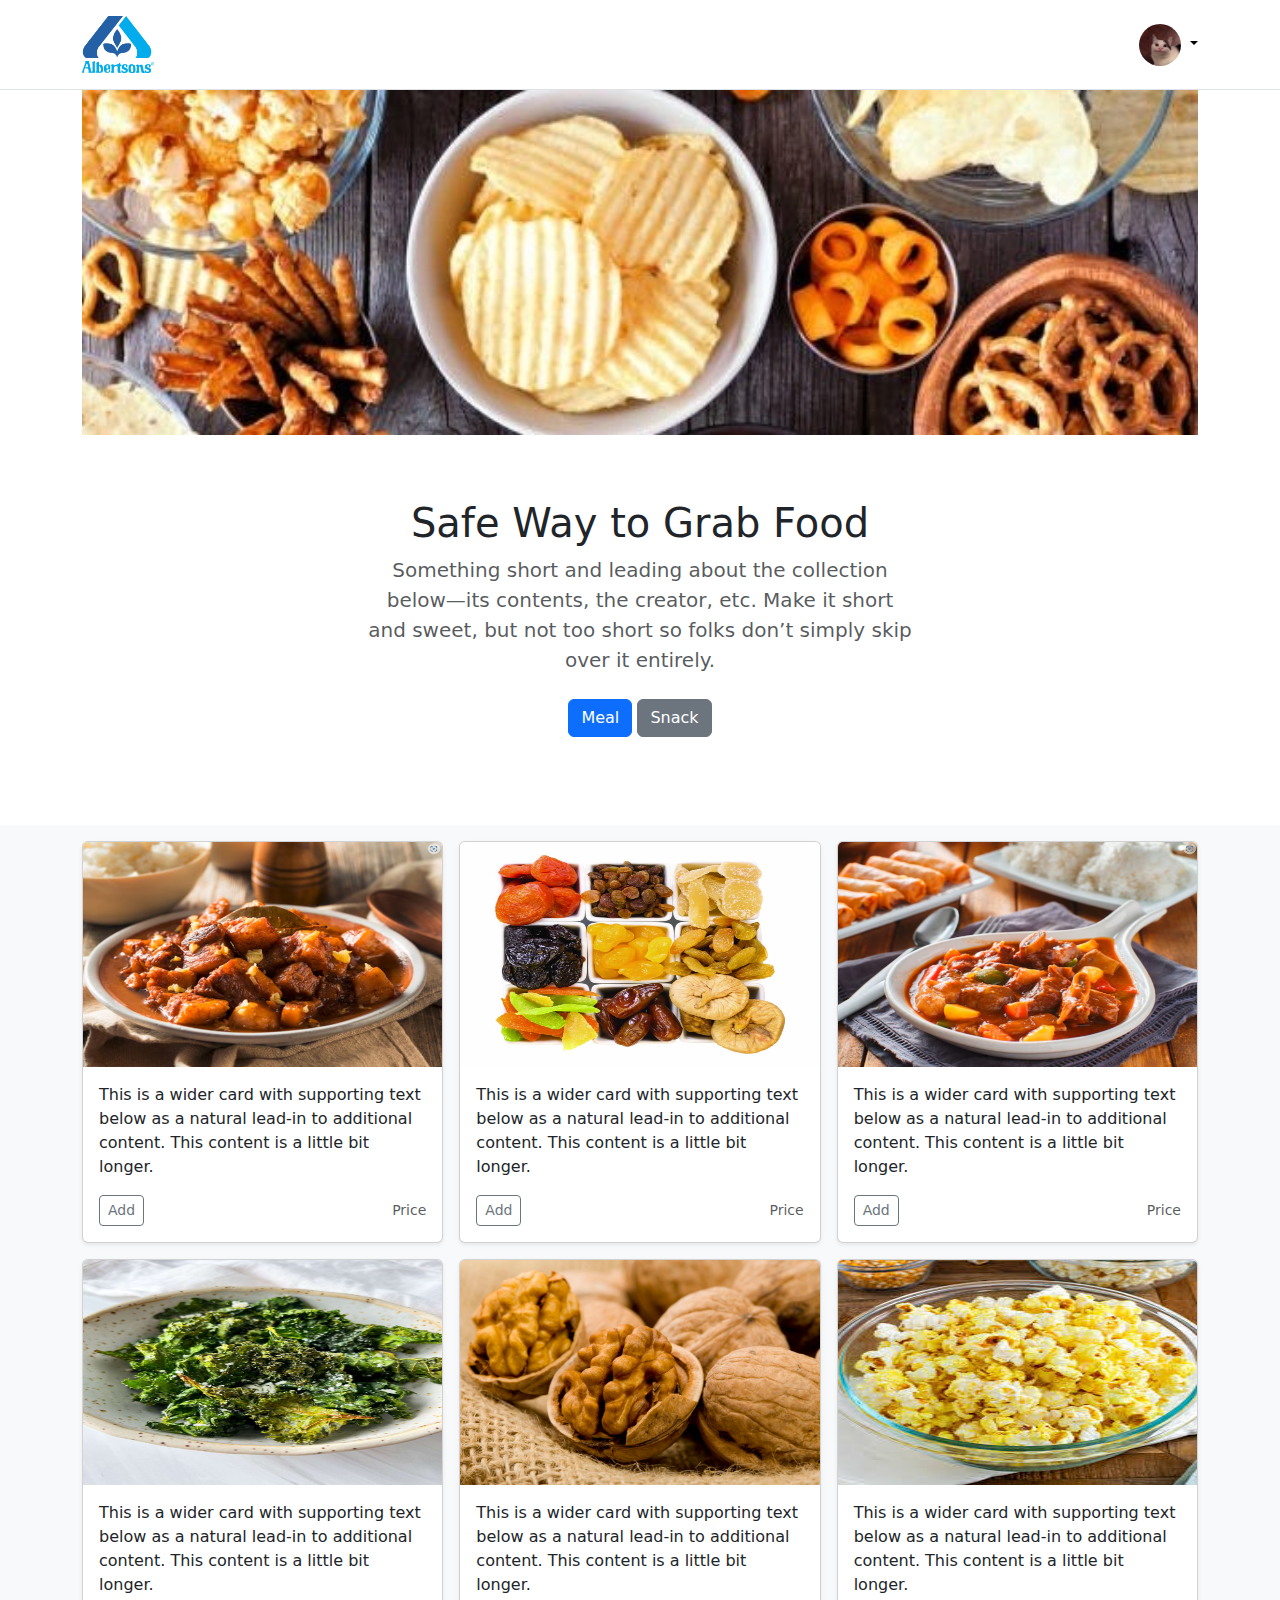
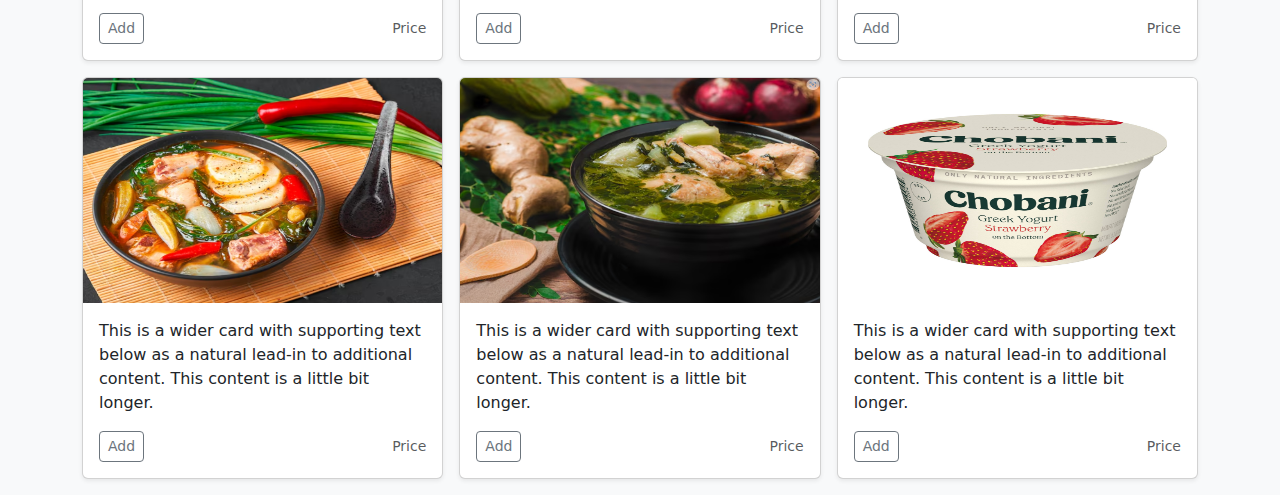
<file: homepage.html>
<!DOCTYPE html>
<html lang="en">
<head>
  <meta charset="UTF-8">
  <meta name="viewport" content="width=device-width, initial-scale=1.0">
  <title>Safe Way to Grab Food</title>
  <link href="https://cdn.jsdelivr.net/npm/bootstrap@5.3.3/dist/css/bootstrap.min.css" rel="stylesheet" 
  integrity="sha384-QWTKZyjpPEjISv5WaRU9OFeRpok6YctnYmDr5pNlyT2bRjXh0JMhjY6hW+ALEwIH" crossorigin="anonymous">
</head>
<body>
  <header class="p-3 border-bottom">
    <div class="container">
      <div class="d-flex flex-wrap align-items-center justify-content-center justify-content-lg-start">
        <a href="/" class="d-flex align-items-center mb-2 mb-lg-0 link-body-emphasis text-decoration-none">
          <img src="./images/albertsonsLogo.png" alt="company logo" style="width: 72px; height: 57px">
        </a>
        <div class="nav col-12 col-lg-auto me-lg-auto mb-2 justify-content-center mb-md-0"></div>
        <div class="dropdown text-end">
          <a href="#" class="d-block link-body-emphasis text-decoration-none dropdown-toggle" data-bs-toggle="dropdown" aria-expanded="false">
            <img src="./images/cat.png" alt="smiley cat" width="42" height="42" class="rounded-circle">
          </a>
          <ul class="dropdown-menu text-small">
            <li><a class="dropdown-item" href="#">Profile</a></li>
            <li><a class="dropdown-item" href="#">Settings</a></li>
            <li><hr class="dropdown-divider"></li>
            <li><a class="dropdown-item" href="#">Sign out</a></li>
          </ul>
        </div>
      </div>
    </div>
  </header>
  <!-- <div id="myCarousel" class="carousel slide mb-6" data-bs-ride="carousel">
    <div class="carousel-inner">
      <img src="./images/foods_bg.jpg" style="width: 100%; height: 20%">
    </div>
  </div> -->
  <div class="container">
    <div class="rounded text-body-emphasis bg-body-secondary">
      <img src="./images/foods_bg.jpg" style="width: 100%; height: 100%;">
    </div>
  </div>
    <section class="py-3 text-center container">
      <div class="row py-lg-5">
        <div class="col-lg-6 col-md-8 mx-auto">
          <h1 class="fw-light">Safe Way to Grab Food</h1>
          <p class="lead text-body-secondary">Something short and leading about the collection below—its contents, the creator, etc. Make it short and sweet, but not too short so folks don’t simply skip over it entirely.</p>
          <p>
            <a href="./meal.html" class="btn btn-primary my-2">Meal</a> 
            <a href="./snack.html" class="btn btn-secondary my-2">Snack</a>
          </p>
        </div>
      </div>
    </section>
    <div class="album py-3 bg-body-tertiary">
      <div class="container">
        <div class="row row-cols-1 row-cols-sm-2 row-cols-md-3 g-3">
          <div class="col">
            <div class="card shadow-sm">
              <!-- <svg class="bd-placeholder-img card-img-top" width="100%" height="225" xmlns="http://www.w3.org/2000/svg" role="img" aria-label="Placeholder: Thumbnail" preserveAspectRatio="xMidYMid slice" focusable="false"><title>Placeholder</title><rect width="100%" height="100%" fill="#55595c"></rect><text x="50%" y="50%" fill="#eceeef" dy=".3em">Thumbnail</text></svg> -->
              <img class="bd-placeholder-img card-img-top" width="100%" height="225" src="./images/Adobo.png">
              <div class="card-body">
                <p class="card-text">This is a wider card with supporting text below as a natural lead-in to additional content. This content is a little bit longer.</p>
                <div class="d-flex justify-content-between align-items-center">
                  <div class="btn-group">
                    <button type="button" class="btn btn-sm btn-outline-secondary">Add</button>
                    <!-- <button type="button" class="btn btn-sm btn-outline-secondary">Edit</button> -->
                  </div>
                  <small class="text-body-secondary">Price</small>
                </div>
              </div>
            </div>
          </div>
          <div class="col">
            <div class="card shadow-sm">
              <!-- <svg class="bd-placeholder-img card-img-top" width="100%" height="225" xmlns="http://www.w3.org/2000/svg" role="img" aria-label="Placeholder: Thumbnail" preserveAspectRatio="xMidYMid slice" focusable="false"><title>Placeholder</title><rect width="100%" height="100%" fill="#55595c"></rect><text x="50%" y="50%" fill="#eceeef" dy=".3em">Thumbnail</text></svg> -->
              <img class="bd-placeholder-img card-img-top" width="100%" height="225" src="./images/Dried Fruit.jpg">
              <div class="card-body">
                <p class="card-text">This is a wider card with supporting text below as a natural lead-in to additional content. This content is a little bit longer.</p>
                <div class="d-flex justify-content-between align-items-center">
                  <div class="btn-group">
                    <button type="button" class="btn btn-sm btn-outline-secondary">Add</button>
                    <!-- <button type="button" class="btn btn-sm btn-outline-secondary">Edit</button> -->
                  </div>
                  <small class="text-body-secondary">Price</small>
                </div>
              </div>
            </div>
          </div>
          <div class="col">
            <div class="card shadow-sm">
              <!-- <svg class="bd-placeholder-img card-img-top" width="100%" height="225" xmlns="http://www.w3.org/2000/svg" role="img" aria-label="Placeholder: Thumbnail" preserveAspectRatio="xMidYMid slice" focusable="false"><title>Placeholder</title><rect width="100%" height="100%" fill="#55595c"></rect><text x="50%" y="50%" fill="#eceeef" dy=".3em">Thumbnail</text></svg> -->
              <img class="bd-placeholder-img card-img-top" width="100%" height="225" src="./images/Kaldereta.png">
              <div class="card-body">
                <p class="card-text">This is a wider card with supporting text below as a natural lead-in to additional content. This content is a little bit longer.</p>
                <div class="d-flex justify-content-between align-items-center">
                  <div class="btn-group">
                    <button type="button" class="btn btn-sm btn-outline-secondary">Add</button>
                    <!-- <button type="button" class="btn btn-sm btn-outline-secondary">Edit</button> -->
                  </div>
                  <small class="text-body-secondary">Price</small>
                </div>
              </div>
            </div>
          </div>
          <div class="col">
            <div class="card shadow-sm">
              <!-- <svg class="bd-placeholder-img card-img-top" width="100%" height="225" xmlns="http://www.w3.org/2000/svg" role="img" aria-label="Placeholder: Thumbnail" preserveAspectRatio="xMidYMid slice" focusable="false"><title>Placeholder</title><rect width="100%" height="100%" fill="#55595c"></rect><text x="50%" y="50%" fill="#eceeef" dy=".3em">Thumbnail</text></svg> -->
              <img class="bd-placeholder-img card-img-top" width="100%" height="225" src="./images/Kale Chips.jpeg">
              <div class="card-body">
                <p class="card-text">This is a wider card with supporting text below as a natural lead-in to additional content. This content is a little bit longer.</p>
                <div class="d-flex justify-content-between align-items-center">
                  <div class="btn-group">
                    <button type="button" class="btn btn-sm btn-outline-secondary">Add</button>
                    <!-- <button type="button" class="btn btn-sm btn-outline-secondary">Edit</button> -->
                  </div>
                  <small class="text-body-secondary">Price</small>
                </div>
              </div>
            </div>
          </div>
          <div class="col">
            <div class="card shadow-sm">
              <!-- <svg class="bd-placeholder-img card-img-top" width="100%" height="225" xmlns="http://www.w3.org/2000/svg" role="img" aria-label="Placeholder: Thumbnail" preserveAspectRatio="xMidYMid slice" focusable="false"><title>Placeholder</title><rect width="100%" height="100%" fill="#55595c"></rect><text x="50%" y="50%" fill="#eceeef" dy=".3em">Thumbnail</text></svg> -->
              <img class="bd-placeholder-img card-img-top" width="100%" height="225" src="./images/Nuts.jpg">
              <div class="card-body">
                <p class="card-text">This is a wider card with supporting text below as a natural lead-in to additional content. This content is a little bit longer.</p>
                <div class="d-flex justify-content-between align-items-center">
                  <div class="btn-group">
                    <button type="button" class="btn btn-sm btn-outline-secondary">Add</button>
                    <!-- <button type="button" class="btn btn-sm btn-outline-secondary">Edit</button> -->
                  </div>
                  <small class="text-body-secondary">Price</small>
                </div>
              </div>
            </div>
          </div>
          <div class="col">
            <div class="card shadow-sm">
              <!-- <svg class="bd-placeholder-img card-img-top" width="100%" height="225" xmlns="http://www.w3.org/2000/svg" role="img" aria-label="Placeholder: Thumbnail" preserveAspectRatio="xMidYMid slice" focusable="false"><title>Placeholder</title><rect width="100%" height="100%" fill="#55595c"></rect><text x="50%" y="50%" fill="#eceeef" dy=".3em">Thumbnail</text></svg> -->
              <img class="bd-placeholder-img card-img-top" width="100%" height="225" src="./images/Popcorn.jpg">
              <div class="card-body">
                <p class="card-text">This is a wider card with supporting text below as a natural lead-in to additional content. This content is a little bit longer.</p>
                <div class="d-flex justify-content-between align-items-center">
                  <div class="btn-group">
                    <button type="button" class="btn btn-sm btn-outline-secondary">Add</button>
                    <!-- <button type="button" class="btn btn-sm btn-outline-secondary">Edit</button> -->
                  </div>
                  <small class="text-body-secondary">Price</small>
                </div>
              </div>
            </div>
          </div>
          <div class="col">
            <div class="card shadow-sm">
              <!-- <svg class="bd-placeholder-img card-img-top" width="100%" height="225" xmlns="http://www.w3.org/2000/svg" role="img" aria-label="Placeholder: Thumbnail" preserveAspectRatio="xMidYMid slice" focusable="false"><title>Placeholder</title><rect width="100%" height="100%" fill="#55595c"></rect><text x="50%" y="50%" fill="#eceeef" dy=".3em">Thumbnail</text></svg> -->
              <img class="bd-placeholder-img card-img-top" width="100%" height="225" src="./images/Sinigang.png">
              <div class="card-body">
                <p class="card-text">This is a wider card with supporting text below as a natural lead-in to additional content. This content is a little bit longer.</p>
                <div class="d-flex justify-content-between align-items-center">
                  <div class="btn-group">
                    <button type="button" class="btn btn-sm btn-outline-secondary">Add</button>
                    <!-- <button type="button" class="btn btn-sm btn-outline-secondary">Edit</button> -->
                  </div>
                  <small class="text-body-secondary">Price</small>
                </div>
              </div>
            </div>
          </div>
          <div class="col">
            <div class="card shadow-sm">
              <!-- <svg class="bd-placeholder-img card-img-top" width="100%" height="225" xmlns="http://www.w3.org/2000/svg" role="img" aria-label="Placeholder: Thumbnail" preserveAspectRatio="xMidYMid slice" focusable="false"><title>Placeholder</title><rect width="100%" height="100%" fill="#55595c"></rect><text x="50%" y="50%" fill="#eceeef" dy=".3em">Thumbnail</text></svg> -->
              <img class="bd-placeholder-img card-img-top" width="100%" height="225" src="./images/Tinola.png">
              <div class="card-body">
                <p class="card-text">This is a wider card with supporting text below as a natural lead-in to additional content. This content is a little bit longer.</p>
                <div class="d-flex justify-content-between align-items-center">
                  <div class="btn-group">
                    <button type="button" class="btn btn-sm btn-outline-secondary">Add</button>
                    <!-- <button type="button" class="btn btn-sm btn-outline-secondary">Edit</button> -->
                  </div>
                  <small class="text-body-secondary">Price</small>
                </div>
              </div>
            </div>
          </div>
          <div class="col">
            <div class="card shadow-sm">
              <!-- <svg class="bd-placeholder-img card-img-top" width="100%" height="225" xmlns="http://www.w3.org/2000/svg" role="img" aria-label="Placeholder: Thumbnail" preserveAspectRatio="xMidYMid slice" focusable="false"><title>Placeholder</title><rect width="100%" height="100%" fill="#55595c"></rect><text x="50%" y="50%" fill="#eceeef" dy=".3em">Thumbnail</text></svg> -->
              <img class="bd-placeholder-img card-img-top" width="100%" height="225" src="./images/Yogurt.jpg">
              <div class="card-body">
                <p class="card-text">This is a wider card with supporting text below as a natural lead-in to additional content. This content is a little bit longer.</p>
                <div class="d-flex justify-content-between align-items-center">
                  <div class="btn-group">
                    <button type="button" class="btn btn-sm btn-outline-secondary">Add</button>
                    <!-- <button type="button" class="btn btn-sm btn-outline-secondary">Edit</button> -->
                  </div>
                  <small class="text-body-secondary">Price</small>
                </div>
              </div>
            </div>
          </div>
        </div>
      </div>
    </div>

  <script src="https://cdn.jsdelivr.net/npm/bootstrap@5.3.3/dist/js/bootstrap.bundle.min.js" 
  integrity="sha384-YvpcrYf0tY3lHB60NNkmXc5s9fDVZLESaAA55NDzOxhy9GkcIdslK1eN7N6jIeHz" crossorigin="anonymous"></script>
</body>
</html>
</file>
